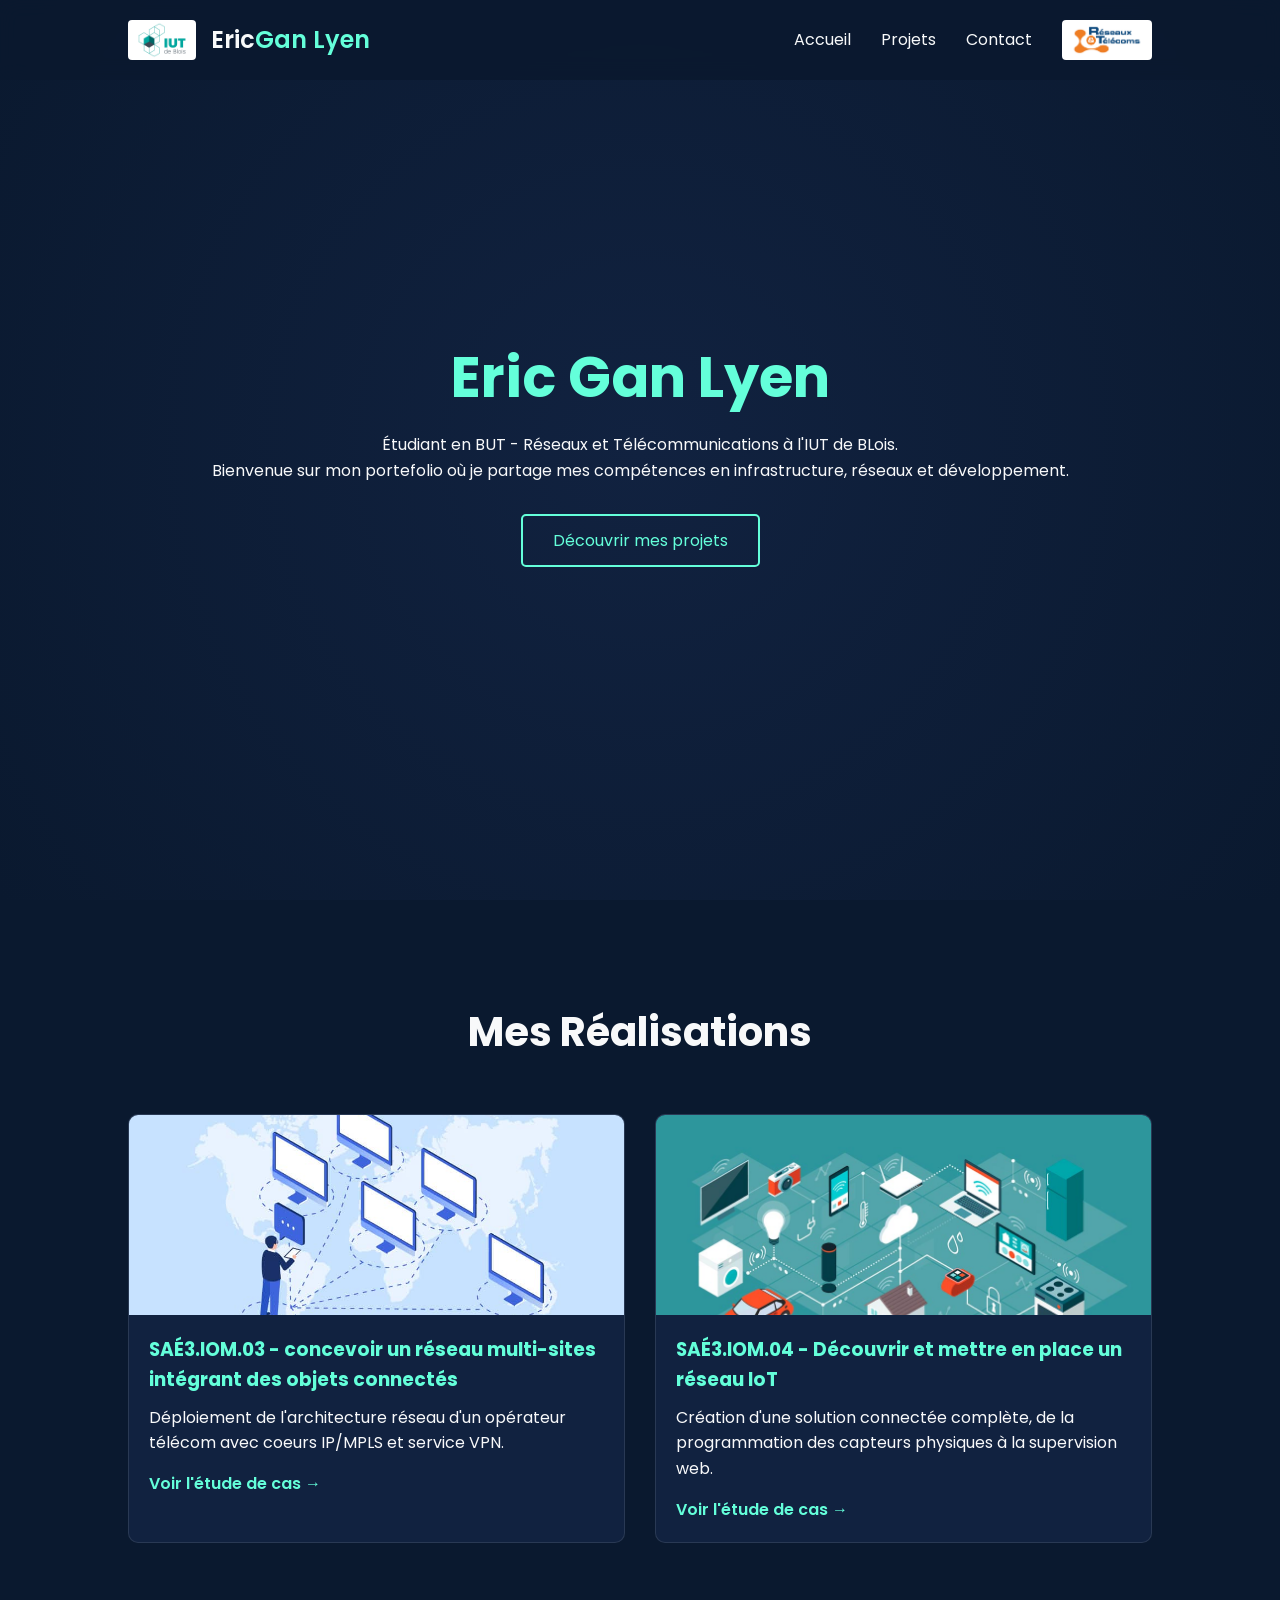
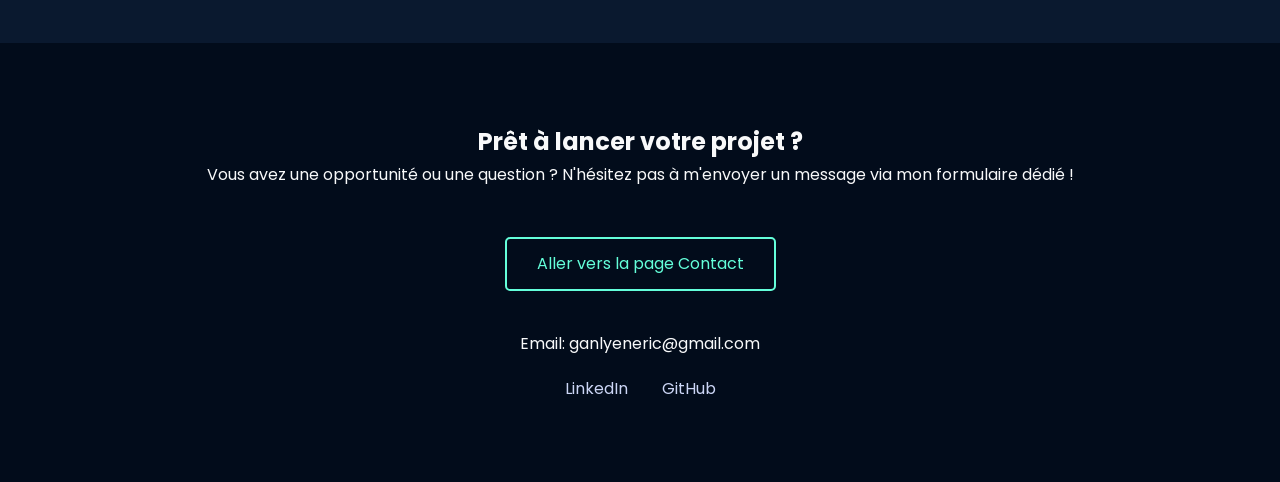
<file: index.html>
<!DOCTYPE html>
<html lang="fr">
<head>
    <meta charset="UTF-8">
    <meta name="viewport" content="width=device-width, initial-scale=1.0">
    <title>Mon Portfolio | Accueil</title>
    <link rel="stylesheet" href="style.css">
    <link href="https://fonts.googleapis.com/css2?family=Poppins:wght@300;400;600&display=swap" rel="stylesheet">
</head>
<body>

    <nav>
        <div class="nav-left" style="display: flex; align-items: center; gap: 15px;">
            <img src="images/logo-iut.png" alt="Logo IUT de Blois" style="height: 40px; background: white; border-radius: 4px; padding: 2px;">
            <div class="logo"><a href="index.html" style="text-decoration: none; color: inherit;">Eric<span>Gan Lyen</span></a></div>
        </div>
        <div class="nav-right" style="display: flex; align-items: center; gap: 30px;">
        <ul>
            <li><a href="index.html#home">Accueil</a></li>
            <li><a href="index.html#projects">Projets</a></li>
            <li><a href="contact.html">Contact</a></li>
        </ul>
        <img src="images/logoRTnational.jpg" alt="Logo Réseaux & Télécoms" style="height: 40px; background: white; border-radius: 4px; padding: 2px;">
        </div>
    </nav>

    <section id="home" class="hero">
        <div class="hero-content">
            <h1><span class="highlight">Eric Gan Lyen</span></h1>
            <p>Étudiant en BUT - Réseaux et Télécommunications à l'IUT de BLois.</p> 
            <p>Bienvenue sur mon portefolio où je partage mes compétences en infrastructure, réseaux et développement.</p>
            <a href="#projects" class="btn">Découvrir mes projets</a>
        </div>
    </section>

    <section id="projects">
        <h2 class="section-title">Mes Réalisations</h2>
        <div class="projects-grid">
            <div class="project-card">
                <div class="card-img" style="background: url('images/SAE3IOM03/logo_réseaux_multisite.jpg'); background-size: cover; background-position: center;"></div>
                <div class="card-info">
                    <h3>SAÉ3.IOM.03 - concevoir un réseau multi-sites intégrant des objets connectés </h3>
                    <p>Déploiement de l'architecture réseau d'un opérateur télécom avec coeurs IP/MPLS et service VPN.</p>
                    <a href="projet1.html" class="link-btn">Voir l'étude de cas →</a>
                </div>
            </div>

            <div class="project-card">
                <div class="card-img" style="background: url('images/SAE3IOM04/logo_objets_connectes.jpg'); background-size: cover; background-position: center;"></div>
                <div class="card-info">
                    <h3>SAÉ3.IOM.04 - Découvrir et mettre en place un réseau IoT</h3>
                    <p>Création d'une solution connectée complète, de la programmation des capteurs physiques à la supervision web.</p>
                    <a href="projet2.html" class="link-btn">Voir l'étude de cas →</a>
                </div>
            </div>
        </div>
    </section>

    <footer id="contact-cta" style="text-align: center; padding: 80px 10%; background: #020c1b;">
        <h2>Prêt à lancer votre projet ?</h2>
        <p style="margin-bottom: 20px;">Vous avez une opportunité ou une question ? N'hésitez pas à m'envoyer un message via mon formulaire dédié !</p>
        <a href="contact.html" class="btn" style="margin-bottom: 40px;">Aller vers la page Contact</a>
        <p>Email: ganlyeneric@gmail.com</p>
        <div class="socials">
            <a href="https://www.linkedin.com/in/eric-gan-lyen/" target="_blank">LinkedIn</a>
            <a href="https://github.com/EricLyG" target="_blank">GitHub</a>
        </div>
    </footer>

</body>
</html>
</file>
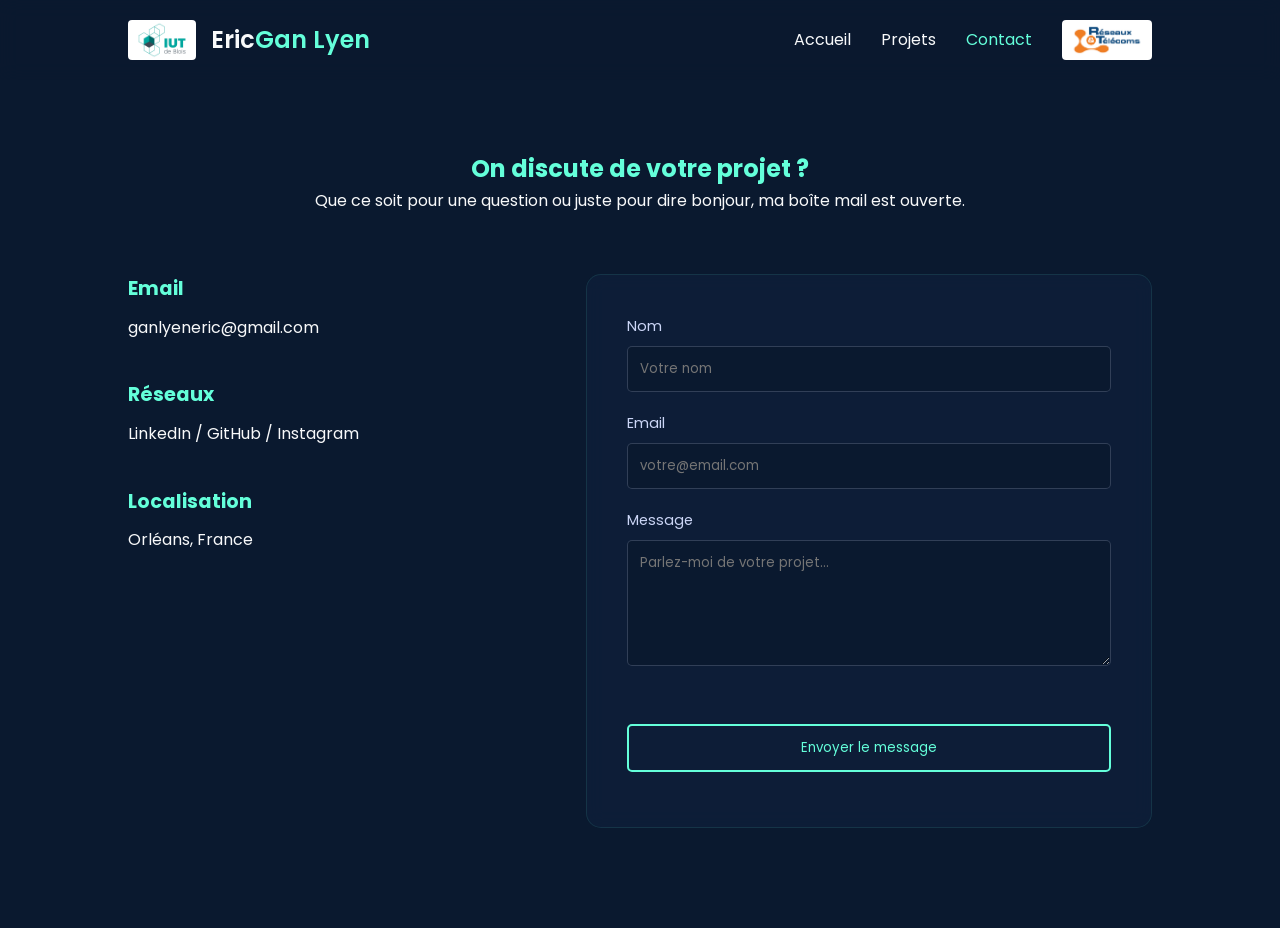
<file: contact.html>
<!DOCTYPE html>
<html lang="fr">
<head>
    <meta charset="UTF-8">
    <meta name="viewport" content="width=device-width, initial-scale=1.0">
    <title>Contact | Mon Portfolio</title>
    <link rel="stylesheet" href="style.css">
    <link href="https://fonts.googleapis.com/css2?family=Poppins:wght@300;400;600&display=swap" rel="stylesheet">
</head>
<body>

    <nav>
        <div class="nav-left" style="display: flex; align-items: center; gap: 15px;">
            <img src="images/logo-iut.png" alt="Logo IUT de Blois" style="height: 40px; background: white; border-radius: 4px; padding: 2px;">
            <div class="logo"><a href="index.html" style="text-decoration:none; color:inherit;">Eric<span>Gan Lyen</span></a></div>
        </div>
        <div class="nav-right" style="display: flex; align-items: center; gap: 30px;">
            <ul>
                <li><a href="index.html">Accueil</a></li>
                <li><a href="index.html#projects">Projets</a></li>
                <li><a href="contact.html" class="highlight">Contact</a></li>
            </ul>
            <img src="images/logoRTnational.jpg" alt="Logo Réseaux & Télécoms" style="height: 40px; background: white; border-radius: 4px; padding: 2px;">
        </div>
    </nav>

    <section class="contact-container">
        <div class="contact-header">
            <h1 class="highlight">On discute de votre projet ?</h1>
            <p>Que ce soit pour une question ou juste pour dire bonjour, ma boîte mail est ouverte.</p>
        </div>

        <div class="contact-wrapper">
            <div class="contact-info">
                <div class="info-item">
                    <h3>Email</h3>
                    <p>ganlyeneric@gmail.com</p>
                </div>
                <div class="info-item">
                    <h3>Réseaux</h3>
                    <p>LinkedIn / GitHub / Instagram</p>
                </div>
                <div class="info-item">
                    <h3>Localisation</h3>
                    <p>Orléans, France</p>
                </div>
            </div>

            <form id="my-contact-form" class="contact-form" action="https://formspree.io/f/mwvwypok" method="POST">
                <div class="form-group">
                    <label>Nom</label>
                    <input type="text" name="nom" placeholder="Votre nom" required>
                </div>
                <div class="form-group">
                    <label>Email</label>
                    <input type="email" name="email" placeholder="votre@email.com" required>
                </div>
                <div class="form-group">
                    <label>Message</label>
                    <textarea name="message" rows="5" placeholder="Parlez-moi de votre projet..." required></textarea>
                </div>
                <button type="submit" class="btn">Envoyer le message</button>               
                <p id="my-form-status" style="margin-top: 15px; text-align: center; font-weight: 600;"></p>
            </form>
        </div>
    </section>






    <script>
        var form = document.getElementById("my-contact-form");
        var statusMessage = document.getElementById("my-form-status");

        async function handleSubmit(event) {
            event.preventDefault(); // Empêche la redirection classique
            var data = new FormData(event.target);
            
            fetch(event.target.action, {
                method: form.method,
                body: data,
                headers: {
                    'Accept': 'application/json'
                }
            }).then(response => {
                if (response.ok) {
                    // Si ça marche : on affiche un message vert et on vide le formulaire
                    statusMessage.innerHTML = "Merci pour votre message ! Je vous réponds très vite.";
                    statusMessage.style.color = "var(--accent)"; // Couleur cyan de ton thème
                    form.reset(); // MAGIE : vide tous les champs !
                } else {
                    // S'il y a une erreur
                    response.json().then(data => {
                        if (Object.hasOwn(data, 'errors')) {
                            statusMessage.innerHTML = data["errors"].map(error => error["message"]).join(", ");
                        } else {
                            statusMessage.innerHTML = "Oups ! Un problème est survenu lors de l'envoi.";
                        }
                    })
                    statusMessage.style.color = "red";
                }
            }).catch(error => {
                statusMessage.innerHTML = "Oups ! Un problème est survenu.";
                statusMessage.style.color = "red";
            });
        }
        
        form.addEventListener("submit", handleSubmit);
    </script>

</body>
</html>
</file>
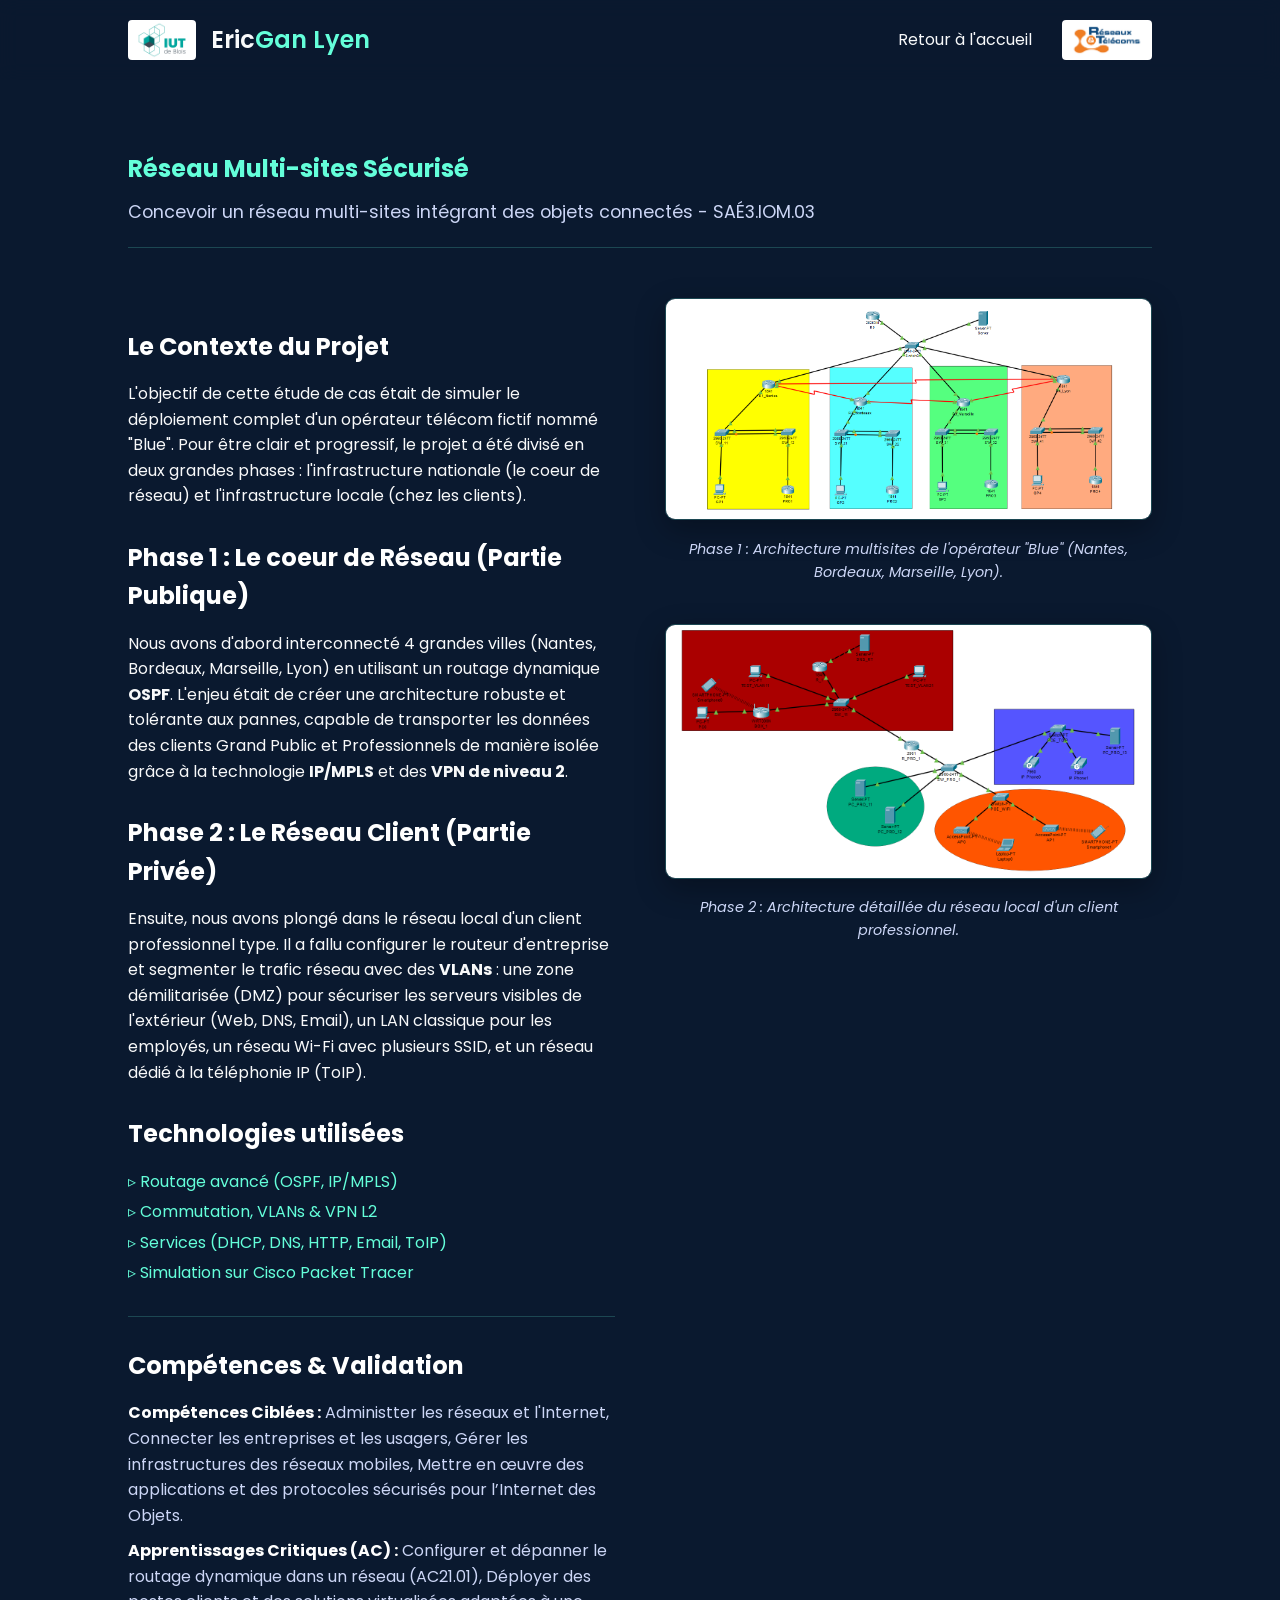
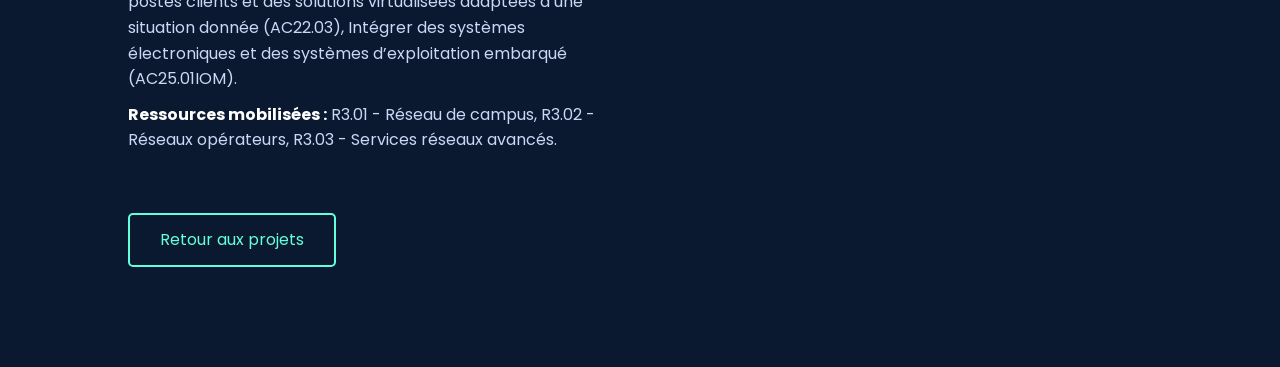
<file: projet1.html>
<!DOCTYPE html>
<html lang="fr">
<head>
    <meta charset="UTF-8">
    <meta name="viewport" content="width=device-width, initial-scale=1.0">
    <title>Projet 1 | Détails</title>
    <link rel="stylesheet" href="style.css">
    <link href="https://fonts.googleapis.com/css2?family=Poppins:wght@300;400;600&display=swap" rel="stylesheet">
</head>
<body>

    <nav>
        <div class="nav-left" style="display: flex; align-items: center; gap: 15px;">
            <img src="images/logo-iut.png" alt="Logo IUT de Blois" style="height: 40px; background: white; border-radius: 4px; padding: 2px;">
            <div class="logo"><a href="index.html" style="text-decoration:none; color:inherit;">Eric<span>Gan Lyen</span></a></div>
        </div>
        <div class="nav-right" style="display: flex; align-items: center; gap: 30px;">
            <ul>
                <li><a href="index.html">Retour à l'accueil</a></li>
            </ul>
            <img src="images/logoRTnational.jpg" alt="Logo Réseaux & Télécoms" style="height: 40px; background: white; border-radius: 4px; padding: 2px;">
        </div>
    </nav>

    <section class="project-detail">
        <div class="detail-header">
            <h1 class="highlight">Réseau Multi-sites Sécurisé</h1>
            <p class="subtitle">Concevoir un réseau multi-sites intégrant des objets connectés - SAÉ3.IOM.03</p>
        </div>

        <div class="detail-content">
            <div class="detail-text">
                <h2>Le Contexte du Projet</h2>
                <p>L'objectif de cette étude de cas était de simuler le déploiement complet d'un opérateur télécom fictif
                    nommé "Blue". Pour être clair et progressif, le projet a été divisé en deux grandes phases : 
                    l'infrastructure nationale (le coeur de réseau) et l'infrastructure locale (chez les clients).</p>
                
                <h2>Phase 1 : Le coeur de Réseau (Partie Publique)</h2>
                <p>Nous avons d'abord interconnecté 4 grandes villes (Nantes, Bordeaux, Marseille, Lyon) en utilisant un 
                    routage dynamique <strong>OSPF</strong>. L'enjeu était de créer une architecture robuste et tolérante
                    aux pannes, capable de transporter les données des clients Grand Public et Professionnels de manière 
                    isolée grâce à la technologie <strong>IP/MPLS</strong> et des <strong>VPN de niveau 2</strong>.</p>
                
                <h2>Phase 2 : Le Réseau Client (Partie Privée)</h2>
                <p>Ensuite, nous avons plongé dans le réseau local d'un client professionnel type. Il a fallu configurer 
                    le routeur d'entreprise et segmenter le trafic réseau avec des <strong>VLANs</strong> : une zone démilitarisée 
                    (DMZ) pour sécuriser les serveurs visibles de l'extérieur (Web, DNS, Email), un LAN classique pour les employés, 
                    un réseau Wi-Fi avec plusieurs SSID, et un réseau dédié à la téléphonie IP (ToIP).</p>

                <h2>Technologies utilisées</h2>
                <ul class="tech-list">
                    <li>Routage avancé (OSPF, IP/MPLS)</li>
                    <li>Commutation, VLANs & VPN L2</li>
                    <li>Services (DHCP, DNS, HTTP, Email, ToIP)</li>
                    <li>Simulation sur Cisco Packet Tracer</li>
                </ul>

                <hr style="border: 0; border-top: 1px solid rgba(100, 255, 218, 0.2); margin: 30px 0;">
                <h2>Compétences & Validation</h2>
                <ul style="list-style: none; margin-bottom: 30px; color: var(--grey);">
                    <li style="margin-bottom: 10px;">
                        <strong style="color: var(--white);"> Compétences Ciblées :</strong> Administter les réseaux et l'Internet, 
                        Connecter les entreprises et les usagers, Gérer les infrastructures des réseaux mobiles, Mettre en œuvre des 
                        applications et des protocoles sécurisés pour l’Internet des Objets.
                    </li>
                    <li style="margin-bottom: 10px;">
                        <strong style="color: var(--white);">Apprentissages Critiques (AC) :</strong> Configurer et dépanner le routage dynamique dans un réseau (AC21.01), 
                        Déployer des postes clients et des solutions virtualisées adaptées à une situation donnée (AC22.03), Intégrer des systèmes électroniques et des systèmes d’exploitation embarqué (AC25.01IOM).
                    </li>
                    <li >
                        <strong style="color: var(--white);">Ressources mobilisées :</strong> R3.01 - Réseau de campus, R3.02 - Réseaux opérateurs, R3.03 - Services réseaux avancés.
                    </li>
                </ul>
                <a href="index.html#projects" class="btn">Retour aux projets</a>
            </div>

            <div class="detail-visual" style="display: flex; flex-direction: column; gap: 40px; background: transparent; border: none; height: auto;">

                <figure style="margin: 0;">
                    <img src="images/SAE3IOM03/reseau_partie_public.png" alt="Topologie Coeur de Réseau (Publique)" style="width: 100%; border-radius: 10px; border: 1px solid rgba(100, 255, 218, 0.2); box-shadow: 0 10px 30px rgba(0, 0, 0, 0.3);">
                    <figcaption style="text-align: center; color: var(--grey); font-size: 0.9rem; margin-top: 10px; font-style: italic;">Phase 1 : Architecture multisites de l'opérateur "Blue" (Nantes, Bordeaux, Marseille, Lyon).</figcaption>
                </figure>

                <figure style="margin: 0;">
                    <img src="images/SAE3IOM03/reseau_partie_privee.png" alt="Topologie Réseau Local (Privée)" style="width: 100%; border-radius: 10px; border: 1px solid rgba(100, 255, 218, 0.2); box-shadow: 0 10px 30px rgba(0,0,0,0.3);">
                    <figcaption style="text-align: center; color: var(--grey); font-size: 0.9rem; margin-top: 10px; font-style: italic;">Phase 2 : Architecture détaillée du réseau local d'un client professionnel.</figcaption>
                </figure>
            </div>
        </div>
    </section>

</body>
</html>
</file>
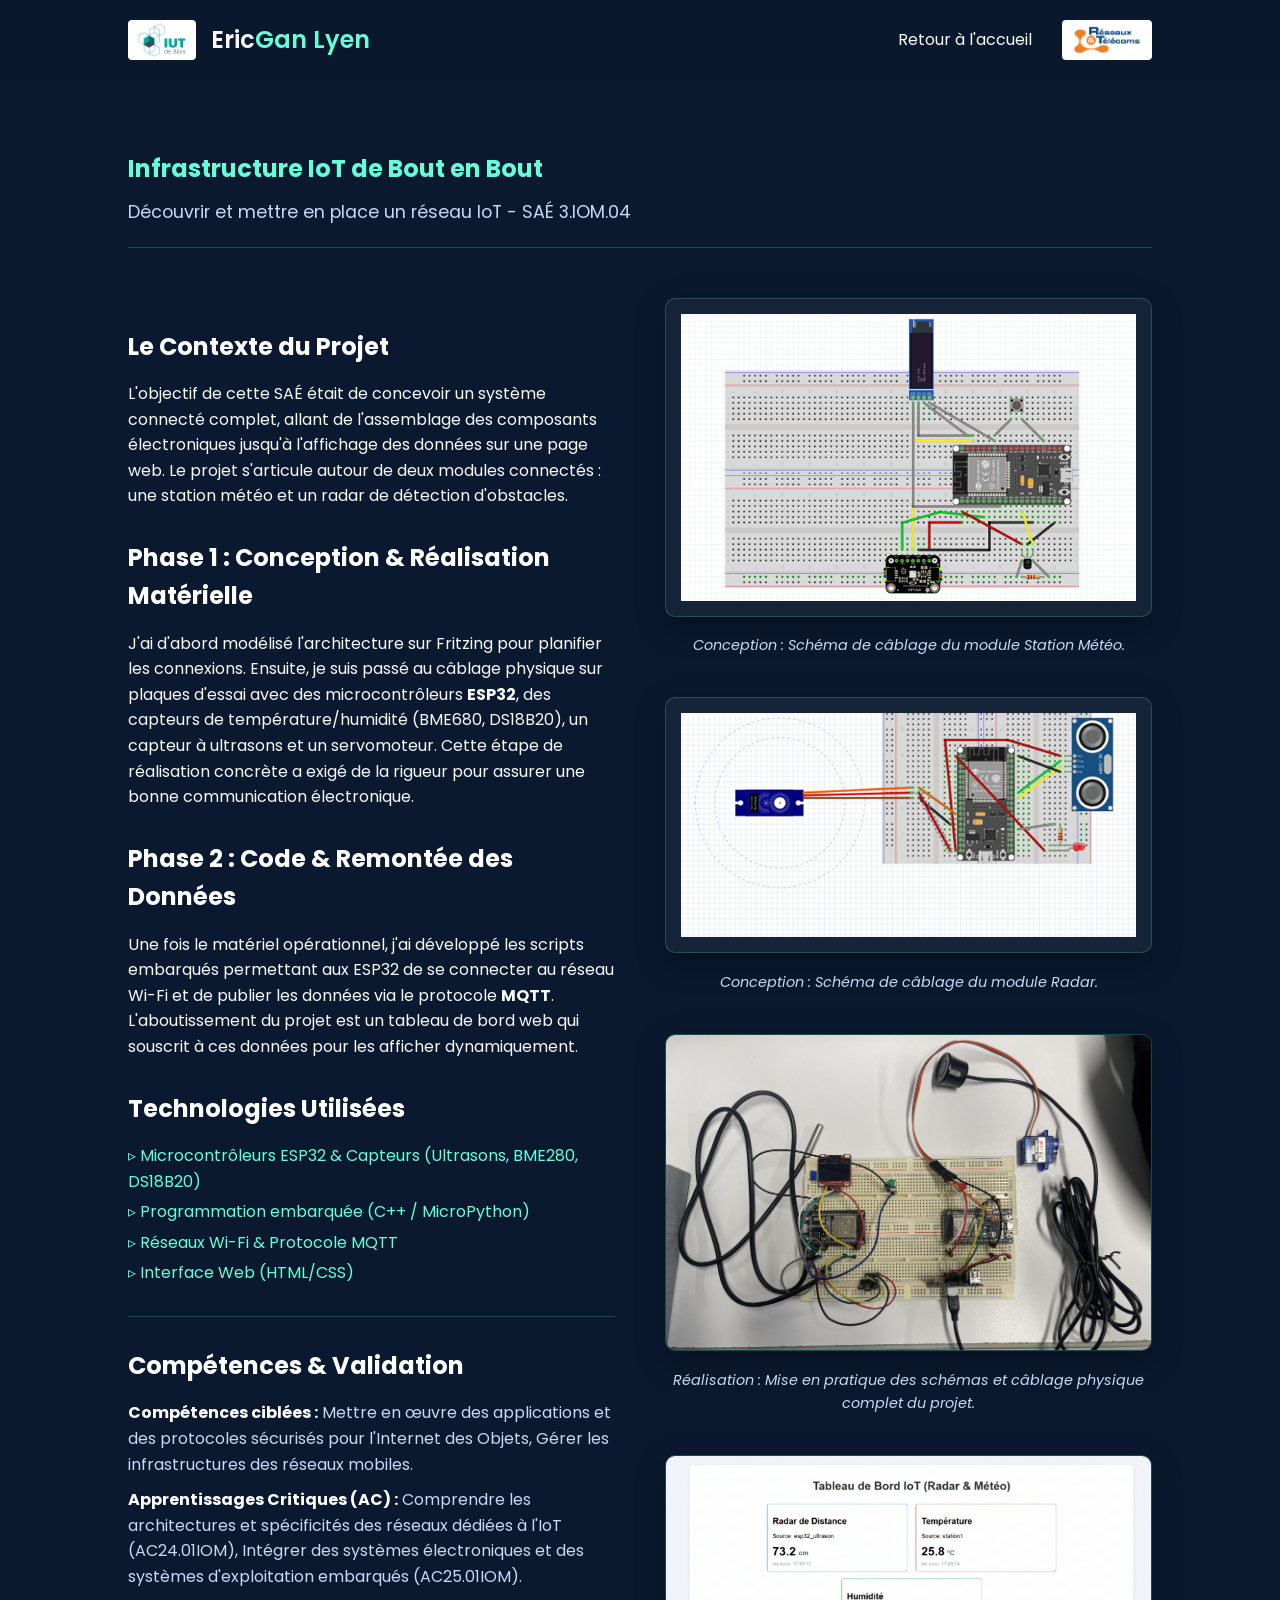
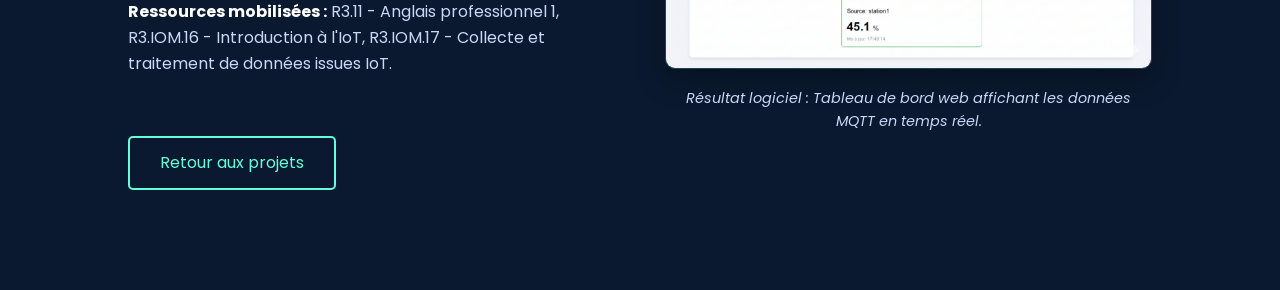
<file: projet2.html>
<!DOCTYPE html>
<html lang="fr">
<head>
    <meta charset="UTF-8">
    <meta name="viewport" content="width=device-width, initial-scale=1.0">
    <title>Projet 2 | Détails</title>
    <link rel="stylesheet" href="style.css">
    <link href="https://fonts.googleapis.com/css2?family=Poppins:wght@300;400;600&display=swap" rel="stylesheet">
</head>
<body>

    <nav>
        <div class="nav-left" style="display: flex; align-items: center; gap: 15px;">
            <img src="images/logo-iut.png" alt="Logo IUT de Blois" style="height: 40px; background: white; border-radius: 4px; padding: 2px;">
            <div class="logo"><a href="index.html" style="text-decoration:none; color:inherit;">Eric<span>Gan Lyen</span></a></div>
        </div>
        <div class="nav-right" style="display: flex; align-items: center; gap: 30px;">
            <ul>
                <li><a href="index.html">Retour à l'accueil</a></li>
            </ul>
            <img src="images/logoRTnational.jpg" alt="Logo Réseaux & Télécoms" style="height: 40px; background: white; border-radius: 4px; padding: 2px;">
        </div>
    </nav>

    <section class="project-detail">
        <div class="detail-header">
            <h1 class="highlight">Infrastructure IoT de Bout en Bout</h1>
            <p class="subtitle">Découvrir et mettre en place un réseau IoT - SAÉ 3.IOM.04</p>
        </div>

        <div class="detail-content">
            <div class="detail-text">
                <h2>Le Contexte du Projet</h2>
                <p>L'objectif de cette SAÉ était de concevoir un système connecté complet, allant de l'assemblage des composants électroniques 
                    jusqu'à l'affichage des données sur une page web. Le projet s'articule autour de deux modules connectés : une station météo 
                    et un radar de détection d'obstacles.</p>
                
                <h2>Phase 1 : Conception & Réalisation Matérielle</h2>
                <p>J'ai d'abord modélisé l'architecture sur Fritzing pour planifier les connexions. Ensuite, je suis passé au câblage physique 
                    sur plaques d'essai avec des microcontrôleurs <strong>ESP32</strong>, des capteurs de température/humidité (BME680, DS18B20), 
                    un capteur à ultrasons et un servomoteur. Cette étape de réalisation concrète a exigé de la rigueur pour assurer 
                    une bonne communication électronique.</p>

                <h2>Phase 2 : Code & Remontée des Données</h2>
                <p>Une fois le matériel opérationnel, j'ai développé les scripts embarqués permettant aux ESP32 de se connecter au réseau Wi-Fi 
                    et de publier les données via le protocole <strong>MQTT</strong>. L'aboutissement du projet est un tableau de bord web qui souscrit 
                    à ces données pour les afficher dynamiquement.</p>

                <h2>Technologies Utilisées</h2>
                <ul class="tech-list">
                    <li>Microcontrôleurs ESP32 & Capteurs (Ultrasons, BME280, DS18B20)</li>
                    <li>Programmation embarquée (C++ / MicroPython)</li>
                    <li>Réseaux Wi-Fi & Protocole MQTT</li>
                    <li>Interface Web (HTML/CSS)</li>
                </ul>

                <hr style="border: 0; border-top: 1px solid rgba(100, 255, 218, 0.2); margin: 30px 0;">
                
                <h2>Compétences & Validation</h2>
                <ul style="list-style: none; margin-bottom: 30px; color: var(--grey);">
                    <li style="margin-bottom: 10px;">
                        <strong style="color: var(--white);">Compétences ciblées :</strong> Mettre en œuvre des applications et des protocoles sécurisés pour l'Internet des Objets, Gérer les infrastructures des réseaux mobiles.
                    </li>
                    <li style="margin-bottom: 10px;">
                        <strong style="color: var(--white);">Apprentissages Critiques (AC) :</strong> Comprendre les architectures et spécificités des réseaux dédiées à l'IoT (AC24.01IOM), Intégrer des systèmes électroniques et des systèmes d'exploitation embarqués (AC25.01IOM).
                    </li>
                    <li>
                        <strong style="color: var(--white);">Ressources mobilisées :</strong> R3.11 - Anglais professionnel 1, R3.IOM.16 - Introduction à l'IoT, R3.IOM.17 - Collecte et traitement de données issues IoT.
                    </li>
                </ul>
                
                <a href="index.html#projects" class="btn">Retour aux projets</a>
            </div>
            
            <div class="detail-visual" style="display: flex; flex-direction: column; gap: 40px; background: transparent; border: none; height: auto;">
                
                <figure style="margin: 0;">
                    <img src="images/SAE3IOM04/schema_cablage_station.png" alt="Schéma Fritzing du câblage de la station météo" style="width: 100%; border-radius: 10px; border: 1px solid rgba(100, 255, 218, 0.2); box-shadow: 0 10px 30px rgba(0,0,0,0.3); background: rgba(255,255,255,0.05); padding: 15px;">
                    <figcaption style="text-align: center; color: var(--grey); font-size: 0.9rem; margin-top: 10px; font-style: italic;">Conception : Schéma de câblage du module Station Météo.</figcaption>
                </figure>

                <figure style="margin: 0;">
                    <img src="images/SAE3IOM04/schema_cablage_radar.png" alt="Schéma Fritzing du câblage du radar de détection" style="width: 100%; border-radius: 10px; border: 1px solid rgba(100, 255, 218, 0.2); box-shadow: 0 10px 30px rgba(0,0,0,0.3); background: rgba(255,255,255,0.05); padding: 15px;">
                    <figcaption style="text-align: center; color: var(--grey); font-size: 0.9rem; margin-top: 10px; font-style: italic;">Conception : Schéma de câblage du module Radar.</figcaption>
                </figure>

                <figure style="margin: 0;">
                    <img src="images/SAE3IOM04/montage_SAE304.JPG" alt="Montage électronique réel" style="width: 100%; border-radius: 10px; border: 1px solid rgba(100, 255, 218, 0.2); box-shadow: 0 10px 30px rgba(0,0,0,0.3);">
                    <figcaption style="text-align: center; color: var(--grey); font-size: 0.9rem; margin-top: 10px; font-style: italic;">Réalisation : Mise en pratique des schémas et câblage physique complet du projet.</figcaption>
                </figure>
                
                <figure style="margin: 0;">
                    <img src="images/SAE3IOM04/visuel_finale.png" alt="Tableau de bord web IoT" style="width: 100%; border-radius: 10px; border: 1px solid rgba(100, 255, 218, 0.2); box-shadow: 0 10px 30px rgba(0,0,0,0.3);">
                    <figcaption style="text-align: center; color: var(--grey); font-size: 0.9rem; margin-top: 10px; font-style: italic;">Résultat logiciel : Tableau de bord web affichant les données MQTT en temps réel.</figcaption>
                </figure>

            </div>
        </div>
    </section>

</body>
</html>
</file>
<file: style.css>
/* Variables de couleurs */
:root {
    --navy: #0a192f;
    --grey: #ccd6f6;
    --light-grey: #f8f9fa;
    --white: #ffffff;
    --accent: #64ffda; /* Une touche de cyan pour le dynamisme */
    --transition: all 0.3s ease;
}

* {
    margin: 0;
    padding: 0;
    box-sizing: border-box;
    font-family: 'Poppins', sans-serif;
}

body {
    background-color: var(--navy);
    color: var(--light-grey);
    line-height: 1.6;
    scroll-behavior: smooth;
}

/* Navigation */
nav {
    display: flex;
    justify-content: space-between;
    align-items: center;
    padding: 20px 10%;
    background: rgba(10, 25, 47, 0.9);
    position: fixed;
    width: 100%;
    z-index: 1000;
    backdrop-filter: blur(10px);
}

.logo { font-size: 1.5rem; font-weight: 600; }
.logo span { color: var(--accent); }

nav ul { display: flex; list-style: none; }
nav ul li { margin-left: 30px; }
nav ul li a {
    text-decoration: none;
    color: var(--light-grey);
    transition: var(--transition);
}
nav ul li a:hover { color: var(--accent); }

/* Hero Section */
.hero {
    height: 100vh;
    display: flex;
    align-items: center;
    justify-content: center;
    text-align: center;
    background: radial-gradient(circle at center, #112240 0%, #0a192f 100%);
}

.hero h1 { font-size: 3.5rem; margin-bottom: 10px; }
.highlight { color: var(--accent); }

.btn {
    display: inline-block;
    margin-top: 30px;
    padding: 12px 30px;
    border: 2px solid var(--accent);
    color: var(--accent);
    text-decoration: none;
    border-radius: 5px;
    transition: var(--transition);
}

.btn:hover {
    background: rgba(100, 255, 218, 0.1);
    transform: translateY(-5px);
}

/* Grille de Projets */
#projects { padding: 100px 10%; }
.section-title {
    text-align: center;
    margin-bottom: 50px;
    font-size: 2.5rem;
}

.projects-grid {
    display: grid;
    grid-template-columns: repeat(auto-fit, minmax(300px, 1fr));
    gap: 30px;
}

.project-card {
    background: #112240;
    border-radius: 10px;
    overflow: hidden;
    transition: var(--transition);
    border: 1px solid rgba(255,255,255,0.1);
}

.project-card:hover {
    transform: translateY(-10px);
    box-shadow: 0 10px 30px rgba(0,0,0,0.5);
}

.card-img {
    height: 200px;
    background: var(--grey);
}

.card-info { padding: 20px; }
.card-info h3 { color: var(--accent); margin-bottom: 10px; }

/* Footer */
footer {
    text-align: center;
    padding: 60px;
    background: #020c1b;
}

.socials { margin-top: 20px; }
.socials a {
    color: var(--grey);
    margin: 0 15px;
    text-decoration: none;
}

/* Styles spécifiques pour les pages projets */
.project-detail {
    padding: 150px 10% 100px;
    min-height: 100vh;
}

.detail-header {
    margin-bottom: 50px;
    border-bottom: 1px solid rgba(100, 255, 218, 0.2);
    padding-bottom: 20px;
}

.subtitle {
    color: var(--grey);
    font-size: 1.1rem;
    margin-top: 10px;
}

.detail-content {
    display: grid;
    grid-template-columns: 1fr 1fr;
    gap: 50px;
    align-items: start;
}

.detail-text h2 {
    margin: 30px 0 15px;
    color: var(--white);
}

.tech-list {
    list-style: none;
    margin-bottom: 30px;
}

.tech-list li {
    color: var(--accent);
    margin-bottom: 5px;
}

.tech-list li::before {
    content: "▹ ";
}

.placeholder-big {
    width: 100%;
    height: 400px;
    background: #112240;
    border-radius: 15px;
    display: flex;
    align-items: center;
    justify-content: center;
    border: 1px dashed var(--accent);
    color: var(--grey);
}

.link-btn {
    display: inline-block;
    margin-top: 15px;
    color: var(--accent);
    text-decoration: none;
    font-weight: 600;
}

@media (max-width: 768px) {
    .detail-content { grid-template-columns: 1fr; }
}

/* --- Page Contact --- */
.contact-container {
    padding: 150px 10% 100px;
    min-height: 100vh;
}

.contact-header {
    text-align: center;
    margin-bottom: 60px;
}

.contact-wrapper {
    display: grid;
    grid-template-columns: 1fr 1.5fr;
    gap: 80px;
    max-width: 1100px;
    margin: 0 auto;
}

.contact-info .info-item {
    margin-bottom: 40px;
}

.contact-info h3 {
    color: var(--accent);
    font-size: 1.2rem;
    margin-bottom: 10px;
}

/* Formulaire Stylé */
.contact-form {
    background: rgba(17, 34, 64, 0.5); /* Bleu marine plus clair */
    padding: 40px;
    border-radius: 15px;
    border: 1px solid rgba(100, 255, 218, 0.1);
    backdrop-filter: blur(10px);
}

.form-group {
    margin-bottom: 20px;
}

.form-group label {
    display: block;
    margin-bottom: 8px;
    color: var(--grey);
    font-size: 0.9rem;
}

.form-group input, 
.form-group textarea {
    width: 100%;
    padding: 12px;
    background: #0a192f;
    border: 1px solid rgba(204, 214, 246, 0.2);
    border-radius: 5px;
    color: white;
    outline: none;
    transition: var(--transition);
}

.form-group input:focus, 
.form-group textarea:focus {
    border-color: var(--accent);
    box-shadow: 0 0 10px rgba(100, 255, 218, 0.1);
}

.contact-form .btn {
    width: 100%;
    cursor: pointer;
    background: transparent;
}

/* Responsive */
@media (max-width: 768px) {
    .contact-wrapper {
        grid-template-columns: 1fr;
        gap: 40px;
    }
}
</file>
